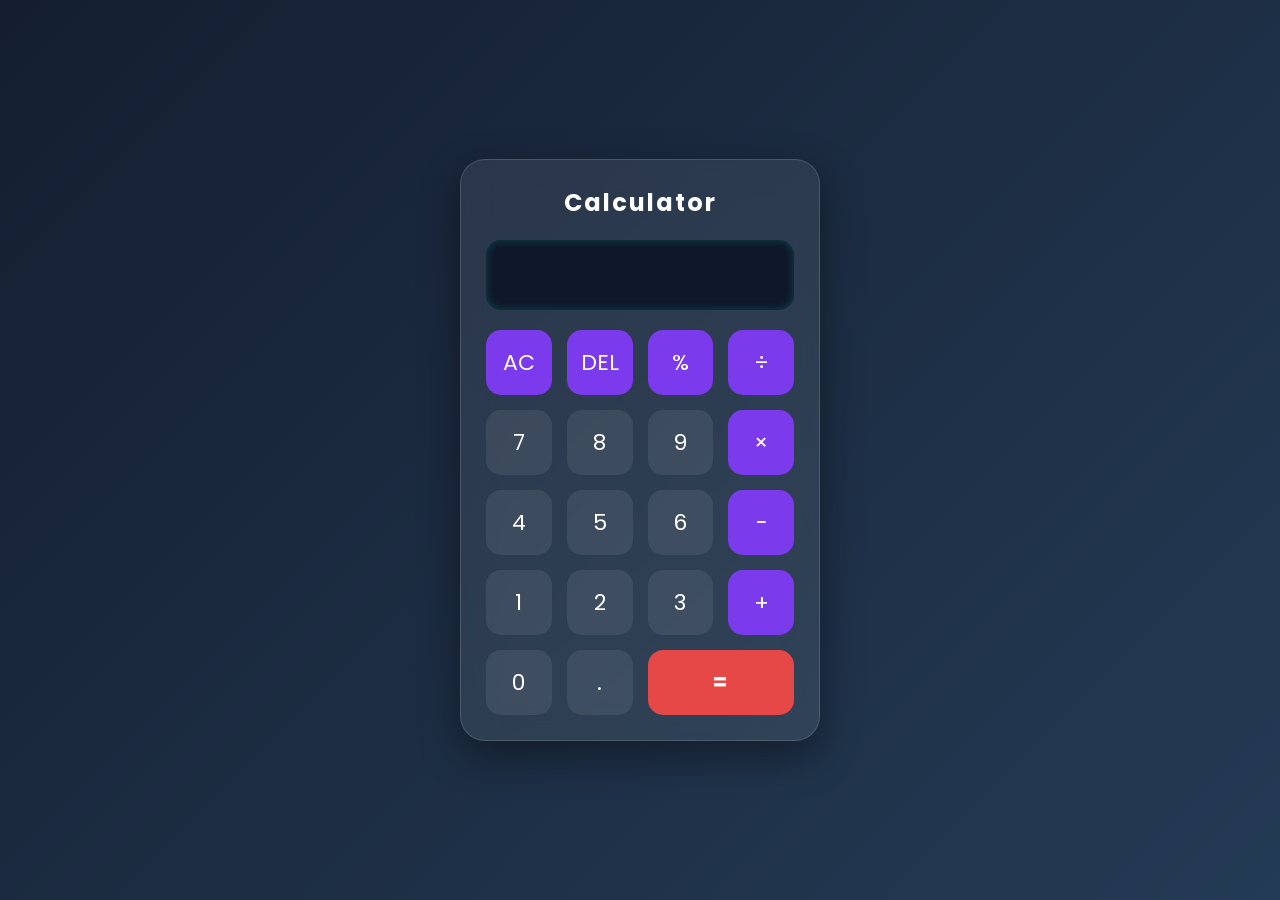
<file: Calculator/index.html>
<!DOCTYPE html>
<html lang="en">
<head>
<meta charset="UTF-8">
<meta name="viewport" content="width=device-width, initial-scale=1.0">
<title>Neon Calculator</title>
<link rel="stylesheet" href="style.css">
<link rel="preconnect" href="https://fonts.googleapis.com">
<link href="https://fonts.googleapis.com/css2?family=Poppins:wght@300;500;700&display=swap" rel="stylesheet">
</head>

<body>

<div class="container">

<div class="calculator">

<h2>Calculator</h2>

<input type="text" id="display" readonly>

<div class="buttons">

<button class="operator" onclick="clearDisplay()">AC</button>
<button class="operator" onclick="deleteLast()">DEL</button>
<button class="operator" onclick="append('%')">%</button>
<button class="operator" onclick="append('/')">÷</button>

<button onclick="append('7')">7</button>
<button onclick="append('8')">8</button>
<button onclick="append('9')">9</button>
<button class="operator" onclick="append('*')">×</button>

<button onclick="append('4')">4</button>
<button onclick="append('5')">5</button>
<button onclick="append('6')">6</button>
<button class="operator" onclick="append('-')">−</button>

<button onclick="append('1')">1</button>
<button onclick="append('2')">2</button>
<button onclick="append('3')">3</button>
<button class="operator" onclick="append('+')">+</button>

<button onclick="append('0')">0</button>
<button onclick="append('.')">.</button>
<button class="equal" onclick="calculate()">=</button>

</div>

</div>

</div>

<script src="script.js"></script>

</body>
</html>
</file>
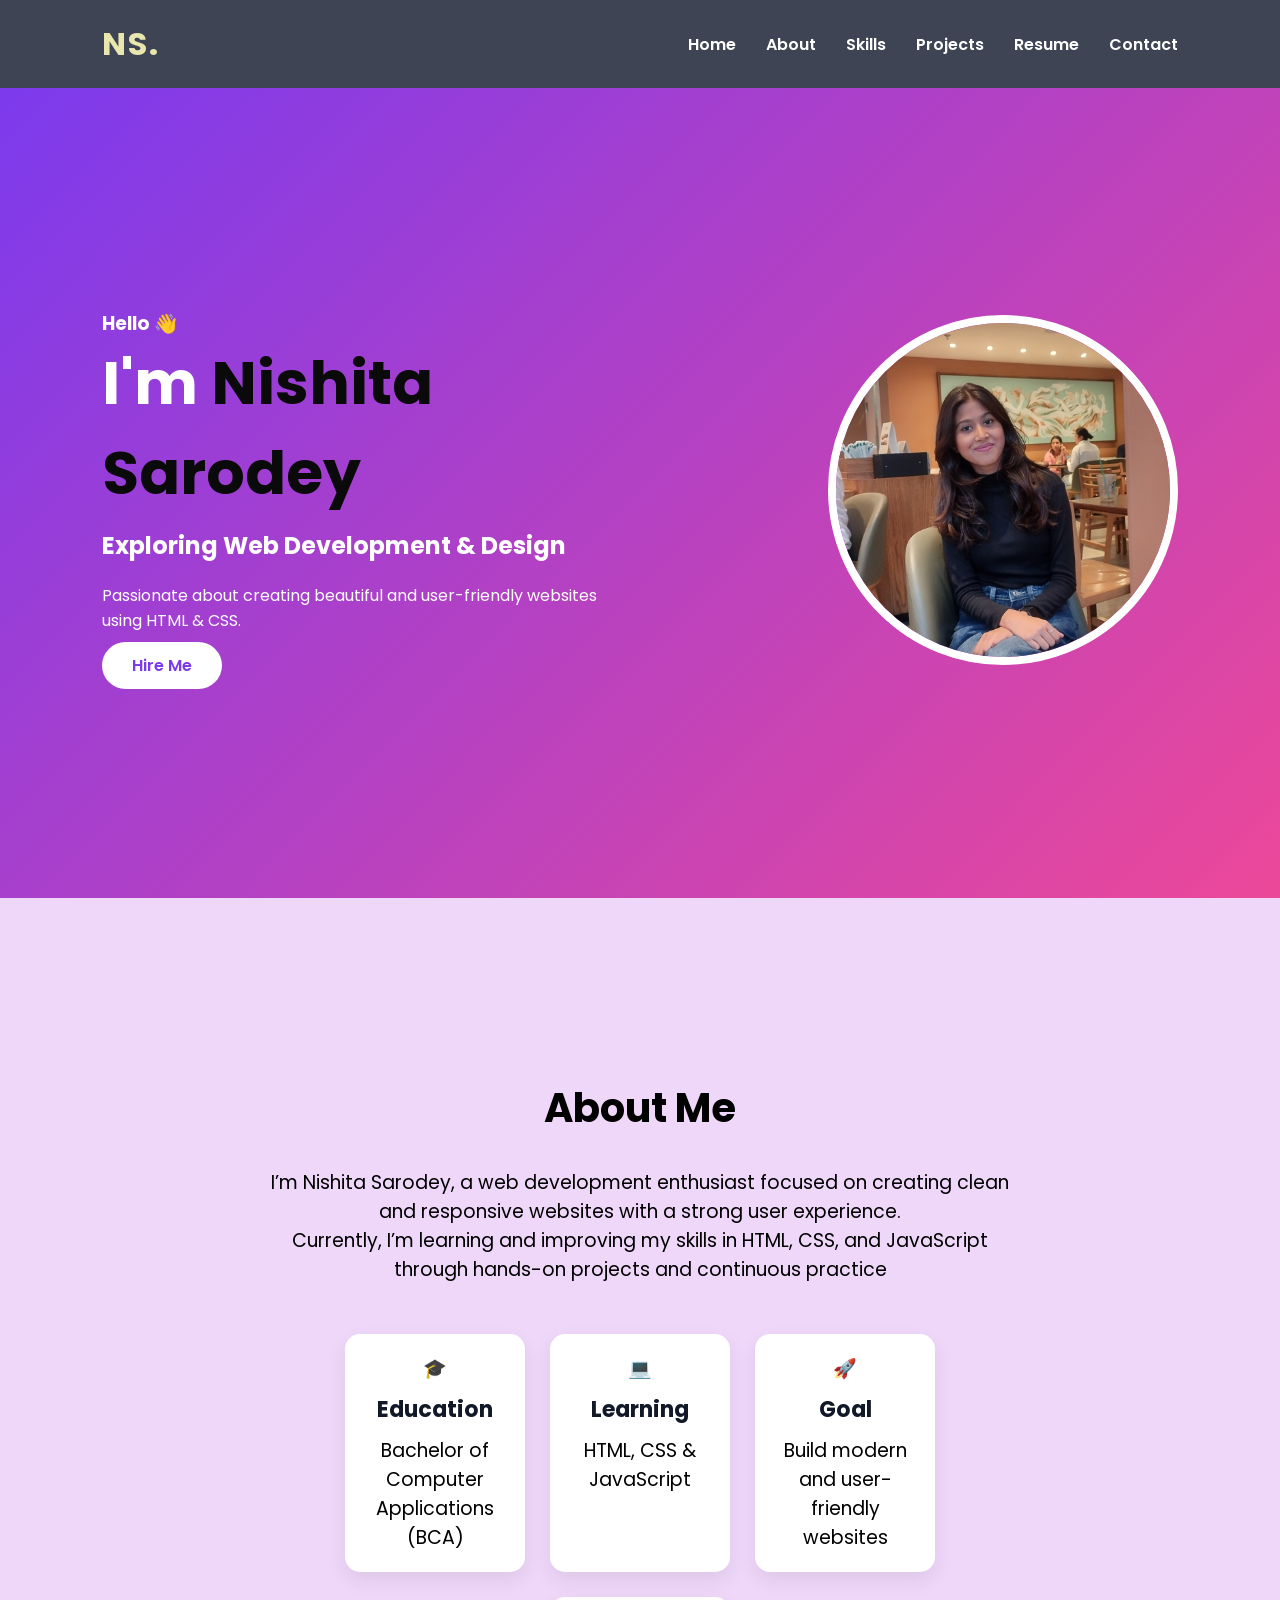
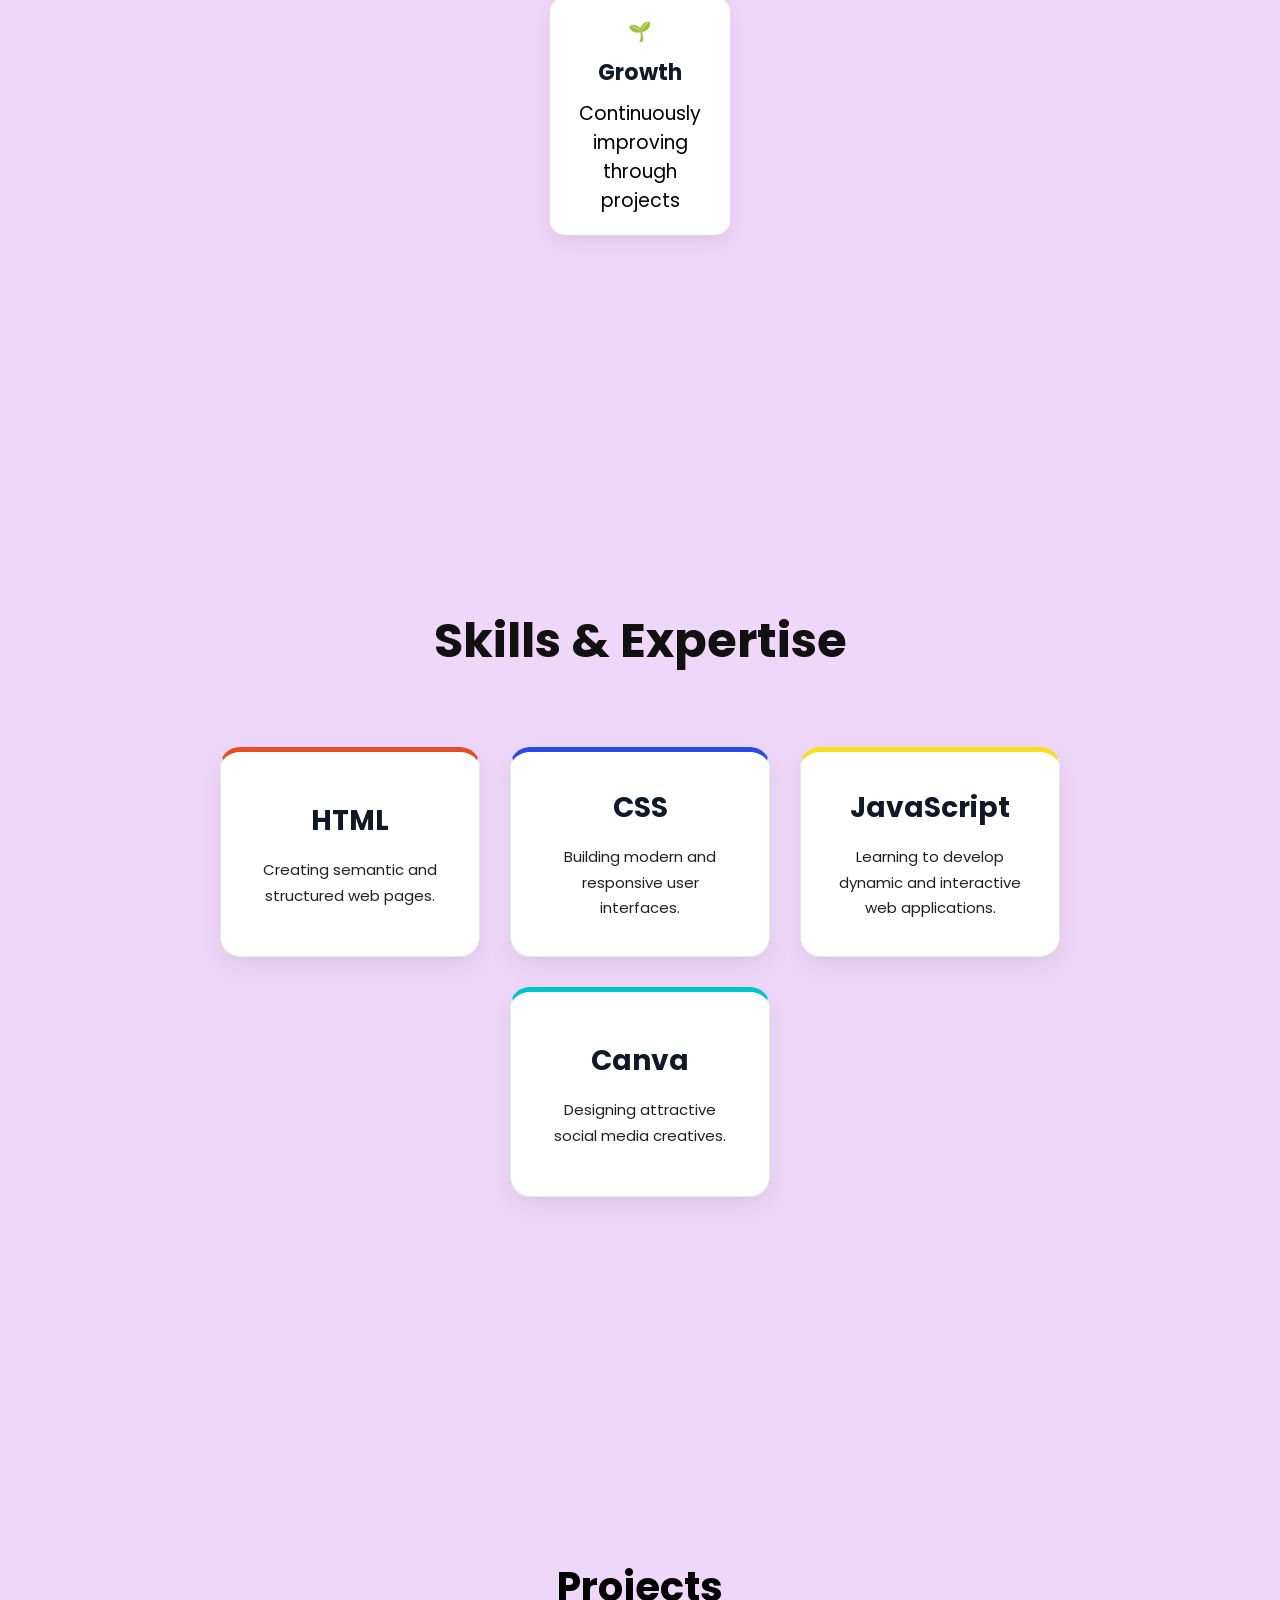
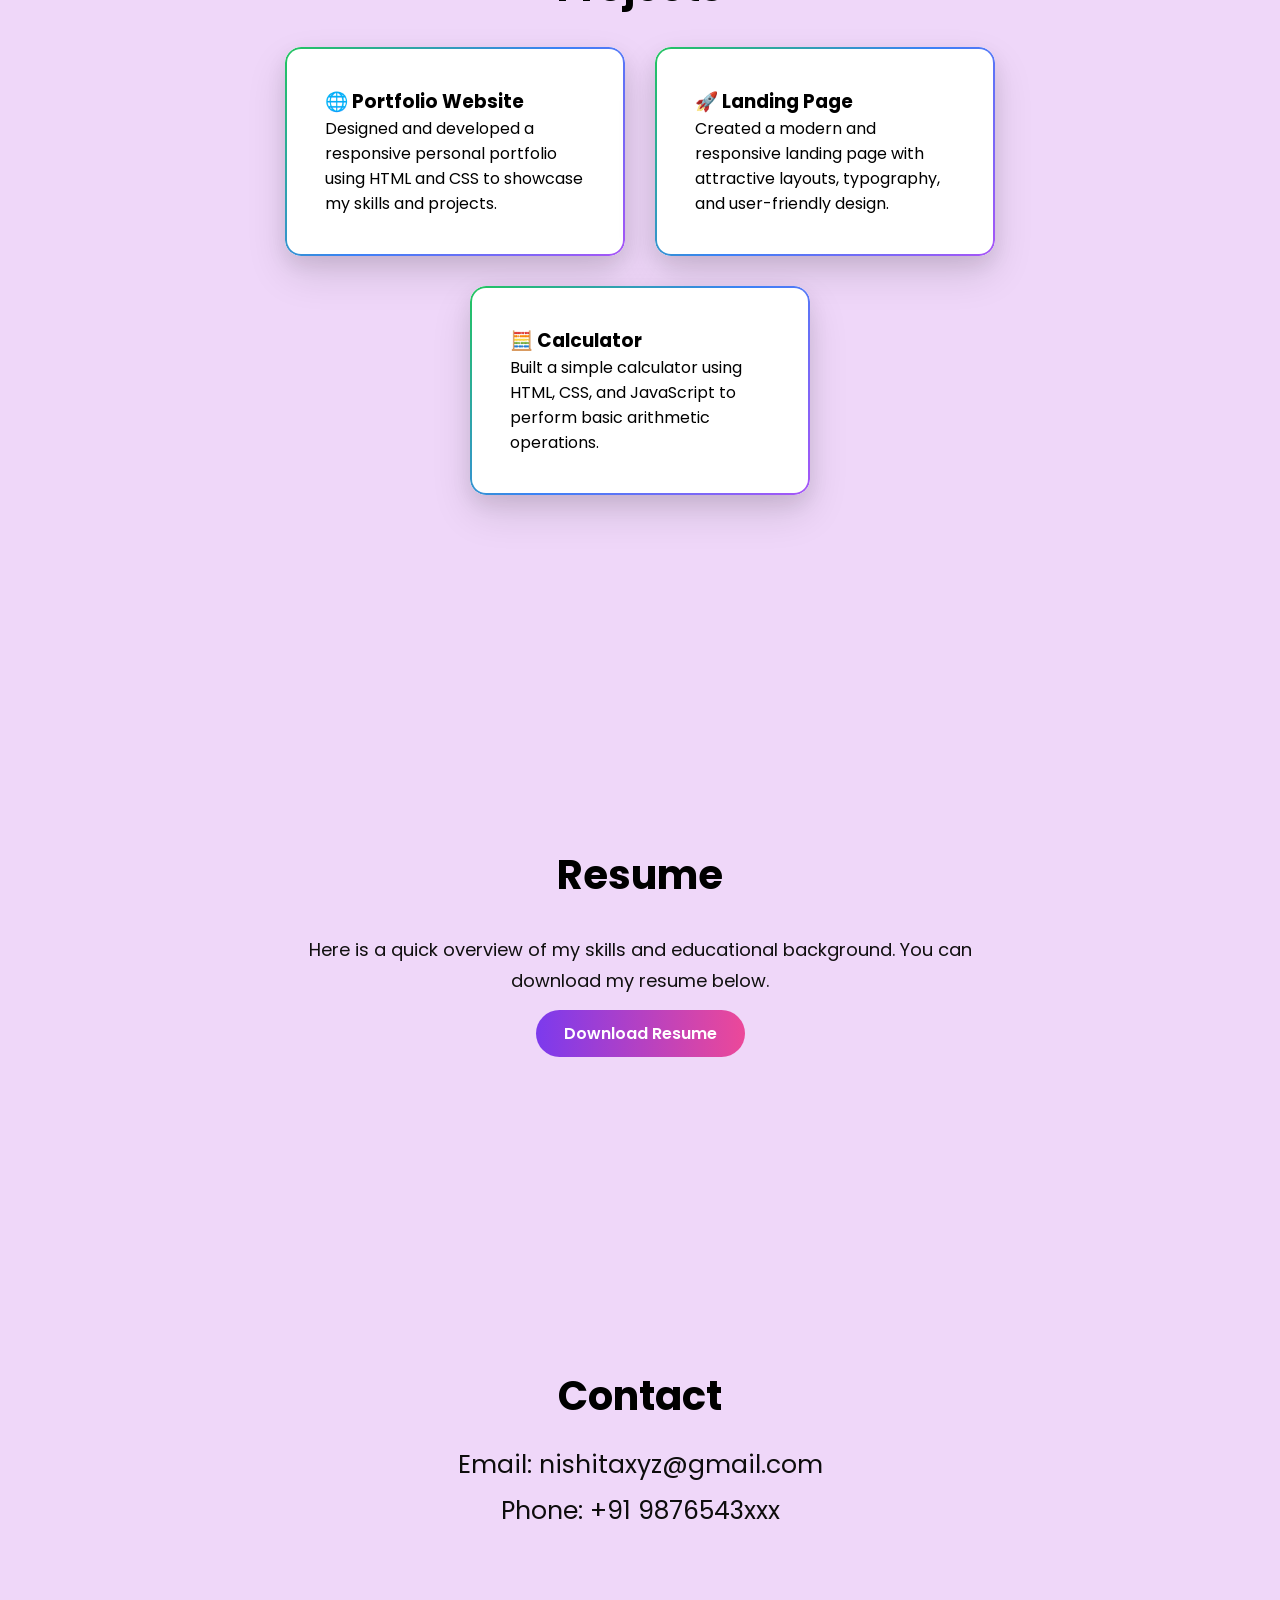
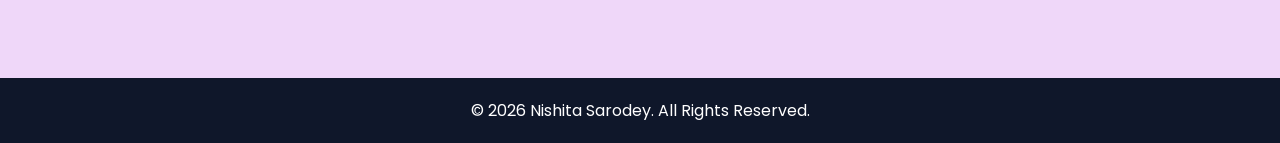
<file: Portfolio/index.html>
<!DOCTYPE html>
<html lang="en">
<head>
    <meta charset="UTF-8">
    <meta name="viewport" content="width=device-width, initial-scale=1.0">
    <title>Nishita Portfolio</title>

    <link href="https://fonts.googleapis.com/css2?family=Poppins:wght@300;400;500;600;700&display=swap" rel="stylesheet">

    <link rel="stylesheet" href="style.css">
</head>
<body>

    <!-- Navbar -->

    <header>
        <div class="logo">NS.</div>

        <nav>
            <ul>
                <li><a href="#home">Home</a></li>
                <li><a href="#about">About</a></li>
                <li><a href="#skills">Skills</a></li>
                <li><a href="#projects">Projects</a></li>
                <li><a href="#resume">Resume</a></li>
                <li><a href="#contact">Contact</a></li>
            </ul>
        </nav>
    </header>

    <!-- Hero -->

    <section class="hero" id="home">

        <div class="hero-text">

            <h3>Hello 👋</h3>

            <h1>I'm <span>Nishita Sarodey</span></h1>

            <h2>Exploring Web Development & Design</h2>
            <p>
                Passionate about creating beautiful and user-friendly
                websites using HTML & CSS.
            </p>

            <a href="#contact" class="btn">Hire Me</a>

        </div>

        <div class="hero-image">
            <img src="Nishita.jpeg" alt="Nishita">
        </div>

    </section>

    <!-- About -->

    <section class="about" id="about">

        <h2 class="section-title">About Me</h2>
<p>
I’m Nishita Sarodey, a web development enthusiast focused on creating clean and responsive websites with a strong user experience.
</p>

<p>
Currently, I’m learning and improving my skills in HTML, CSS, and JavaScript through hands-on projects and continuous practice
</p>
       <div class="about-highlights">

        <div class="highlight-card">
            🎓
            <h3>Education</h3>
            <p>Bachelor of Computer Applications (BCA)</p>
        </div>

        <div class="highlight-card">
            💻
            <h3>Learning</h3>
            <p>HTML, CSS & JavaScript</p>
        </div>

        <div class="highlight-card">
            🚀
            <h3>Goal</h3>
            <p>Build modern and user-friendly websites</p>
        </div>

        <div class="highlight-card">
            🌱
            <h3>Growth</h3>
            <p>Continuously improving through projects</p>
        </div>

    </div>


    </section>

    <!-- Skills -->

    <section class="skills" id="skills">

    <h2 class="section-title">Skills & Expertise</h2>

    <div class="skill-box">

        <div class="card">
            
            <h3>HTML</h3>
            <p>Creating semantic and structured web pages.</p>
        </div>

        <div class="card">
            
            <h3>CSS</h3>
            <p>Building modern and responsive user interfaces.</p>
        </div>

        <div class="card">
            
            <h3>JavaScript</h3>
            <p>Learning  to develop dynamic and interactive web applications.</p>
            
        </div>

        <div class="card">
            
            <h3>Canva</h3>
            <p>Designing attractive social media creatives.</p>
        </div>

    </div>

</section>

    <!-- Projects -->

    <section class="projects" id="projects">

    <h2 class="section-title">Projects</h2>

    <div class="project-container">

        <div class="project-card">
            <h3>🌐 Portfolio Website</h3>
            <p>
                Designed and developed a responsive personal portfolio using HTML and CSS to showcase my skills and projects.
            </p>
        </div>

        <div class="project-card">
            <h3>🚀 Landing Page</h3>
            <p>
                Created a modern and responsive landing page with attractive layouts, typography, and user-friendly design.
            </p>
        </div>

        <div class="project-card">
            <h3>🧮 Calculator</h3>
            <p>
             Built a simple calculator using HTML, CSS, and JavaScript to perform basic arithmetic operations.
            </p>

    </div>

</section>

    <!-- Resume -->

<section class="resume" id="resume">
    <div class="resume-content">
        <h2 class="section-title">Resume</h2>

        <p>
            Here is a quick overview of my skills and educational background.
            You can download my resume below.
        </p>

        <div class="resume-buttons">
            <a href="my_resume.pdf" download class="btn">Download Resume</a>
        </div>
    </div>
</section>

<!-- Contact -->

<section class="contact" id="contact">
    <h2 class="section-title">Contact</h2>

    <p>Email: nishitaxyz@gmail.com</p>
    <p>Phone: +91 9876543xxx</p>
</section>

    <!-- Footer -->

    <footer>
        <p>© 2026 Nishita Sarodey. All Rights Reserved.</p>
    </footer>

</body>
</html>
</file>
<file: Calculator/style.css>
*{
    margin:0;
    padding:0;
    box-sizing:border-box;
    font-family:'Poppins',sans-serif;
}

body{
    height:100vh;
    display:flex;
    justify-content:center;
    align-items:center;
    background:linear-gradient(135deg,#141e30,#243b55);
}

.container{
    display:flex;
    justify-content:center;
    align-items:center;
}

.calculator{
    width:360px;
    background:rgba(255,255,255,0.08);
    backdrop-filter:blur(18px);
    border-radius:25px;
    padding:25px;
    box-shadow:0 15px 40px rgba(0,0,0,.4);
    border:1px solid rgba(255,255,255,.15);
}

.calculator h2{
    text-align:center;
    color:#fff;
    margin-bottom:20px;
    letter-spacing:2px;
}

#display{
    width:100%;
    height:70px;
    border:none;
    outline:none;
    border-radius:15px;
    margin-bottom:20px;
    background:#0f172a;
    color:#00ffd5;
    text-align:right;
    font-size:30px;
    padding:15px;
    box-shadow:inset 0 0 10px rgba(0,255,213,.2);
}

.buttons{
    display:grid;
    grid-template-columns:repeat(4,1fr);
    gap:15px;
}

button{
    height:65px;
    border:none;
    border-radius:15px;
    font-size:22px;
    cursor:pointer;
    color:white;
    background:rgba(255,255,255,.08);
    transition:.25s;
}

button:hover{
    transform:translateY(-4px);
    background:#3b82f6;
    box-shadow:0 0 18px #3b82f6;
}

button:active{
    transform:scale(.95);
}

.operator{
    background:#7c3aed;
}

.operator:hover{
    background:#9333ea;
    box-shadow:0 0 18px #9333ea;
}

.equal{
    grid-column:span 2;
    background:#e64747;
    font-weight:bold;
}

.equal:hover{
    background:#f34646;
    box-shadow:0 0 20px #f44d4d;
}

@media(max-width:420px){

.calculator{
    width:95%;
}

button{
    height:60px;
    font-size:20px;
}

#display{
    font-size:26px;
}

}
</file>
<file: Portfolio/style.css>
*{
    margin:0;
    padding:0;
    box-sizing:border-box;
    font-family:'Poppins',sans-serif;
}

html{
    scroll-behavior:smooth;
}

body{
    background:#f8fafc;
}

/* Navbar */

header{
    display:flex;
    justify-content:space-between;
    align-items:center;
    padding:20px 8%;
    
    background:rgba(15,23,42,0.8);
    backdrop-filter:blur(15px);

    position:sticky;
    top:0;
    z-index:1000;
}

.logo{
    font-size: 2rem;
    font-weight: 700;
    color: #e9e7ad;
    letter-spacing: 2px;
}



nav ul{
    display:flex;
    list-style:none;
    gap:30px;
}

nav ul li a{
    color:white;
    text-decoration:none;
    font-weight:600;
    position:relative;
    padding:5px 0;
    transition:0.3s;
}

nav ul li a::after{
    content:'';
    position:absolute;
    left:0;
    bottom:-6px;
    width:0;
    height:3px;
    border-radius:10px;
    background:linear-gradient(90deg,#8b5cf6,#ec4899);
    transition:0.4s;
}

nav ul li a:hover{
    color:#ec4899;
}

nav ul li a:hover::after{
    width:100%;
}

/* Hero */

.hero{
    min-height:90vh;
    display:flex;
    justify-content:space-between;
    align-items:center;
    padding:0 8%;
    background:linear-gradient(
    135deg,
    #7c3aed,
    #ec4899
    );
    color:white;
}

.hero-text{
    width:50%;
}

.hero-text h1{
    font-size:60px;
}

.hero-text span{
    color:#0b0a0a;
}

.hero-text h2{
    margin:10px 0;
}

.hero-text p{
    margin:20px 0;
}

.btn{
    background:white;
    color:#7c3aed;
    padding:12px 30px;
    text-decoration:none;
    border-radius:30px;
    font-weight:600;
}

.hero-image img{
    width:350px;
    height:350px;
    object-fit:cover;
    border-radius:50%;
    border:8px solid white;
}

/* Section Title */

.section-title{
    text-align:center;
    font-size:40px;
    margin-bottom:30px;
}

/* About */

.about{
    padding:180px 20%;
    background:#efd7f9;
    text-align:center;
    font-size: 19px;
    
}
.about-highlights{
    display:flex;
    justify-content:center;
    gap:25px;
    flex-wrap:wrap;
    margin-top:50px;
    
}

.highlight-card{
    width:180px;   /* was 220px */
    padding:20px;
    background:#ffffff;
    border-radius:15px;
    text-align:center;
    box-shadow:0 8px 20px rgba(0,0,0,0.08);
}


.highlight-card:hover{
    transform:translateY(-8px);
}

.highlight-card h3{
    margin:10px 0;
    color:#111827;
}

/* Skills */

.skills{
    min-height:100vh;
    padding:190px 10%;
    background:#efd7f9;
}

.skills .section-title{
    text-align:center;
    font-size:3rem;
    margin-bottom:70px;
    color:#111;
}

.skill-box{
    display:flex;
    justify-content:center;
    flex-wrap:wrap;
    gap:30px;
}

.card{
    width:260px;
    min-height:210px;
    padding:30px;
    background:#ffffff;
    border-radius:20px;
    border:1px solid #e5e7eb;
    text-align:center;
    transition:0.4s ease;
    box-shadow:0 10px 25px rgba(0,0,0,0.08);

    display:flex;
    flex-direction:column;
    justify-content:center;
}

.card h3{
    font-size:28px;
    margin-bottom:15px;
    color:#111827;
}

.card p{
    font-size:15px;
    color:#1f2121;
    line-height:1.7;
}

.card:hover{
    transform:translateY(-10px);
    border-color:#6c63ff;
    box-shadow:0 20px 40px rgba(108,99,255,0.18);
}

.card:hover h3{
    color:#6c63ff;
}
.card:nth-child(1){
border-top:5px solid #E44D26;
}

.card:nth-child(2){
border-top:5px solid #264DE4;
}

.card:nth-child(3){
border-top:5px solid #F7DF1E;
}

.card:nth-child(4){
border-top:5px solid #00C4CC;
}
/* Projects */
.projects{
    padding:170px 8%;
    background:#efd7f9;
}

.project-container{
    display:flex;
    justify-content:center;
    gap:30px;
    flex-wrap:wrap;
}

.project-card{
    width:340px;
    padding: 40px;
    background:#ffffff;
    border-radius:16px;
    position:relative;

    /* FLOATING SHADOW (main fix) */
    box-shadow:
        0 8px 20px rgba(0,0,0,0.08),
        0 18px 40px rgba(0,0,0,0.12);

    transition:0.3s ease;
    transform:translateY(0);
}

/* FLOAT EFFECT */
.project-card:hover{
    transform:translateY(-10px) scale(1.02);
    box-shadow:
        0 20px 45px rgba(0,0,0,0.18),
        0 30px 60px rgba(0,0,0,0.15);
}

/* GRADIENT BORDER */
.project-card::before{
    content:"";
    position:absolute;
    inset:0;
    padding:2px;
    border-radius:16px;

    background:linear-gradient(135deg,#22c55e,#3b82f6,#a855f7);

    -webkit-mask:
        linear-gradient(#fff 0 0) content-box,
        linear-gradient(#fff 0 0);
    -webkit-mask-composite:xor;
    mask-composite:exclude;

    pointer-events:none;
}


/* Resume */

.resume{
    background:#efd7f9;
    padding:180px 8%;
    text-align:center;
}

.resume-content{
    max-width:700px;
    margin:auto;
}

.resume p{
    font-size:18px;
    line-height:1.7;
    color:#100f0f;
    margin-bottom:25px;
}

.resume .btn{
    background:linear-gradient(90deg,#7c3aed,#ec4899);
    color:white;
    padding:12px 28px;
    border-radius:30px;
    text-decoration:none;
    font-weight:600;
    transition:0.3s;
}

.resume .btn:hover{
    transform:translateY(-5px);
    box-shadow:0 10px 25px rgba(124,58,237,0.25);
}

/* CONTACT */
.contact{
    background:#efd7f9;
    text-align:center;
    padding:140px 8%;
}

.contact p{
    font-size:25px;
    color:#0e0d0d;
    margin:8px 0;
}

.contact h2{
    margin-bottom:20px;
}
/* Footer */

footer{
    text-align:center;
    padding:20px;
    background:#0f172a;
    color:white;
}

/* Mobile */

@media(max-width:768px){

.hero{
    flex-direction:column;
    text-align:center;
    padding:60px 8%;
}

.hero-text{
    width:100%;
}

.hero-image{
    margin-top:30px;
}

.hero-image img{
    width:250px;
    height:250px;
}
}
</file>
